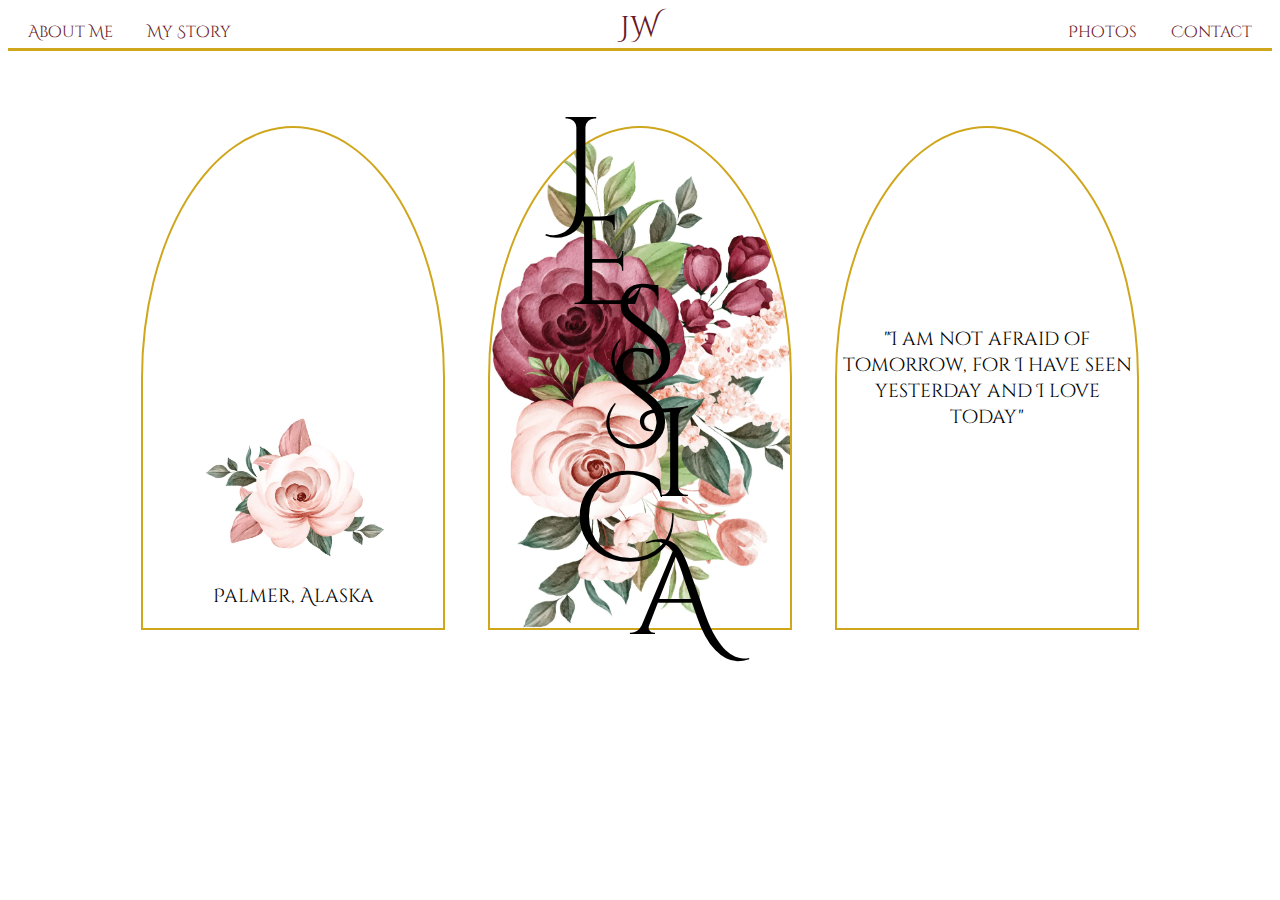
<file: index.html>
<!DOCTYPE html>
<html lang="en">

<head>
    <meta charset="UTF-8">
    <meta http-equiv="X-UA-Compatible" content="IE=edge">
    <meta name="viewport" content="width=device-width, initial-scale=1.0">
    <title>Jessica Ward</title>
    <link rel="stylesheet" href="index.css">
    <link href="https://fonts.googleapis.com/css2?family=Cinzel+Decorative&display=swap" rel="stylesheet">
</head>

<body>
    <header>
        <nav>
            <a target="_self" class="navitem" href="aboutme.html">About Me</a>
            <a target="_self" href="mystory.html">My Story</a>
        </nav>
        <p class="nameheader">JW</p>
        <nav>
            <a target="_self" class="navitem" href="photos.html">Photos</a>
            <a target="_self" class="navcontact" href="contact.html">Contact</a>
        </nav>
    </header>
    <main>

        <div class="shapeleft">
            <img src="images/singleflowerjpg.jpg" alt="flower" height="150px">
            <p class="location">Palmer, Alaska</p>
        </div>

        <div class="shapecenter">
            <p class="j">J</p>
            <p class="e">E</p>
            <p class="s">S</p>
            <p class="s2">S</p>
            <p class="i">I</p>
            <p class="c">C</p>
            <p class="a">A</p>
        </div>

        <div class="shaperight">
            <p class="quote">"I am not afraid of tomorrow, for I have seen yesterday and I love today"</p>
        </div>
    </main>



</body>





</html>
</file>
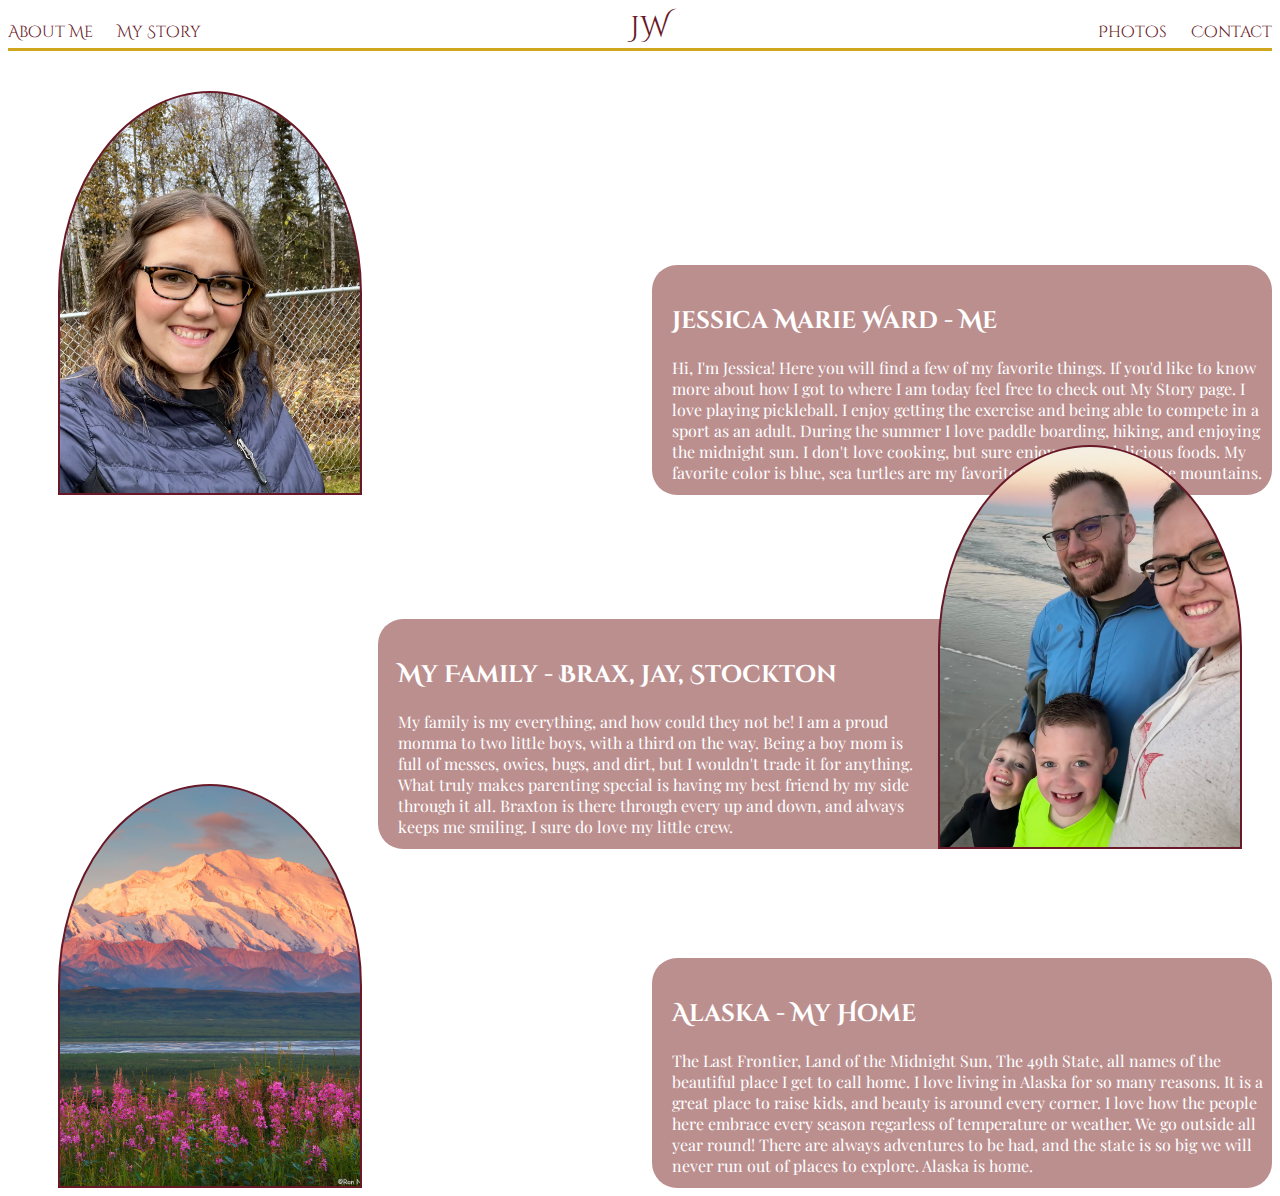
<file: aboutme.html>
<!DOCTYPE html>
<html lang="en">

<head>
    <meta charset="UTF-8">
    <meta http-equiv="X-UA-Compatible" content="IE=edge">
    <meta name="viewport" content="width=device-width, initial-scale=1.0">
    <title>About Me</title>
    <link rel="stylesheet" href="aboutme.css">
    <link href="https://fonts.googleapis.com/css2?family=Cinzel+Decorative&display=swap" rel="stylesheet">
    <link href="https://fonts.googleapis.com/css2?family=Cinzel+Decorative&family=Playfair+Display&display=swap"
        rel="stylesheet">
</head>
</head>

<body>
    <header>
        <nav>
            <a target="_self" class="navitem" href="aboutme.html">About Me</a>
            <a target="_self" href="mystory.html">My Story</a>
        </nav>
        <a href="index.html" class="nameheader">JW</a>
        <nav>
            <a target="_self" class="navitem" href="photos.html">Photos</a>
            <a target="_self" href="contact.html">Contact</a>
        </nav>
    </header>

    <main>
        <div class="shapeone"></div>
        <aside class="selfie">
            <h2>Jessica Marie Ward - Me</h2>
            <p class="font">Hi, I'm Jessica! Here you will find a few of my favorite things. If you'd
                like to know more about how I got to where I am today feel free to check out My Story page. I love
                playing pickleball. I enjoy getting the exercise
                and being able to compete in a sport as an adult. During the summer I love paddle boarding, hiking, and
                enjoying the midnight sun. I don't love cooking, but sure enjoy eating delicious foods. My favorite
                color is blue, sea turtles are my favorite animal, and I love the mountains. </p>
        </aside>
        <div class="shapetwo"></div>
        <aside class="family">
            <h2>My Family - Brax, Jay, Stockton</h2>
            <p class="font">My family is my everything, and how could they not be! I am a proud momma to two little
                boys, with a third on the way. Being a boy mom is full of messes, owies, bugs, and dirt, but I wouldn't
                trade it for anything. What truly makes parenting special is having my best friend by my side through it
                all. Braxton is there through every up and down, and always keeps me smiling. I sure do love my little
                crew. </p>
        </aside>
        <div class="shapethree"></div>
        <aside class="denali">
            <h2>Alaska - My Home</h2>
            <p class="font">The Last Frontier, Land of the Midnight Sun, The 49th State, all names of the beautiful
                place I get to call home. I love living in Alaska for so many reasons. It is a great place to raise
                kids, and beauty is around every corner. I love how the people here embrace every season regarless of
                temperature or weather. We go outside all year round! There are always adventures to be had, and the
                state is so big we will never run out of places to explore. Alaska is home.</p>

        </aside>
    </main>
</body>

</html>
</file>
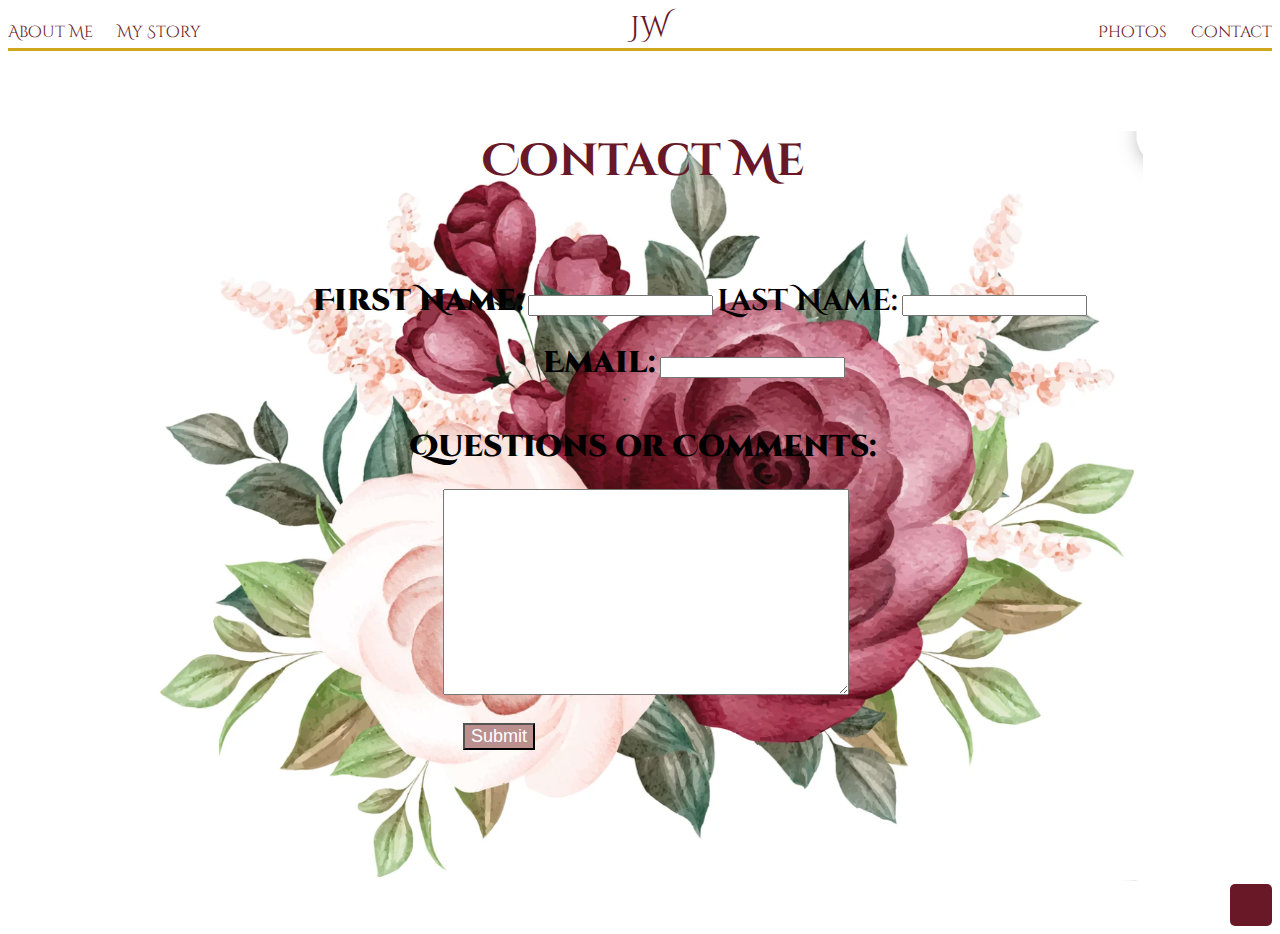
<file: contact.html>
<!DOCTYPE html>
<html lang="en">

<head>
    <meta charset="UTF-8">
    <meta http-equiv="X-UA-Compatible" content="IE=edge">
    <meta name="viewport" content="width=device-width, initial-scale=1.0">
    <title>ContactMe</title>
    <link rel="stylesheet" href="contact.css">
    <link href="https://fonts.googleapis.com/css2?family=Cinzel+Decorative&display=swap" rel="stylesheet">
    <link href="https://fonts.googleapis.com/css2?family=Cinzel+Decorative&family=Playfair+Display&display=swap"
        rel="stylesheet">
    <link rel="stylesheet" href="https://use.fontawesome.com/releases/v5.7.1/css/all.css"
        integrity="sha384-fnmOCqbTlWIlj8LyTjo7mOUStjsKC4pOpQbqyi7RrhN7udi9RwhKkMHpvLbHG9Sr" crossorigin="anonymous" />
</head>

<body>
    <header>
        <nav>
            <a target="_self" class="navitem" href="aboutme.html">About Me</a>
            <a target="_self" href="mystory.html">My Story</a>
        </nav>
        <a href="index.html" class="nameheader">JW</a>
        <nav>
            <a target="_self" class="navitem" href="photos.html">Photos</a>
            <a target="_self" href="contact.html">Contact</a>
        </nav>
    </header>
    <main>
        <h3 class="contact">Contact Me</h3>
        <br>
        <br>
        <form action="">
            <label class="first" for="firstname">First Name:</label>
            <input name="firstname" type="text">
            <label class="last" for="lastname">Last Name:</label>
            <input name="lastname" type="text">
            <br>
            <br>
            <label class="email" for="emailaddress">Email:</label>
            <input name="email" type="text">
            <br>
            <br>
            <br>

            <label class="questionbox" style="font-weight: 900" for="questions">Questions or Comments:</label>
            <br>
            <textarea class="questionarea" name="questions" id="questions" cols="30" rows="10"></textarea>
        </form>
        <form>
            <br>
            <input class="submit" style="font-size:large" type="submit" value="Submit">
        </form>

    </main>
    <footer class="footer-containerwhole">
        <div class="footer-container">
            <a href="https://www.facebook.com/jessward1227/">
                <i class="fab fa-facebook-square fa-3x "></i>
            </a>
            <a href="https://www.linkedin.com/in/jessica-ward-6988a5196">
                <i class="fab fa-linkedin fa-3x "></i>
            </a>
            <a href="https://www.instagram.com/jessward1227/">
                <div class="instagram">
                    <i class="fab fa-instagram fa-2x "></i>
                </div>
            </a>
        </div>
    </footer>
</body>

</html>
</file>
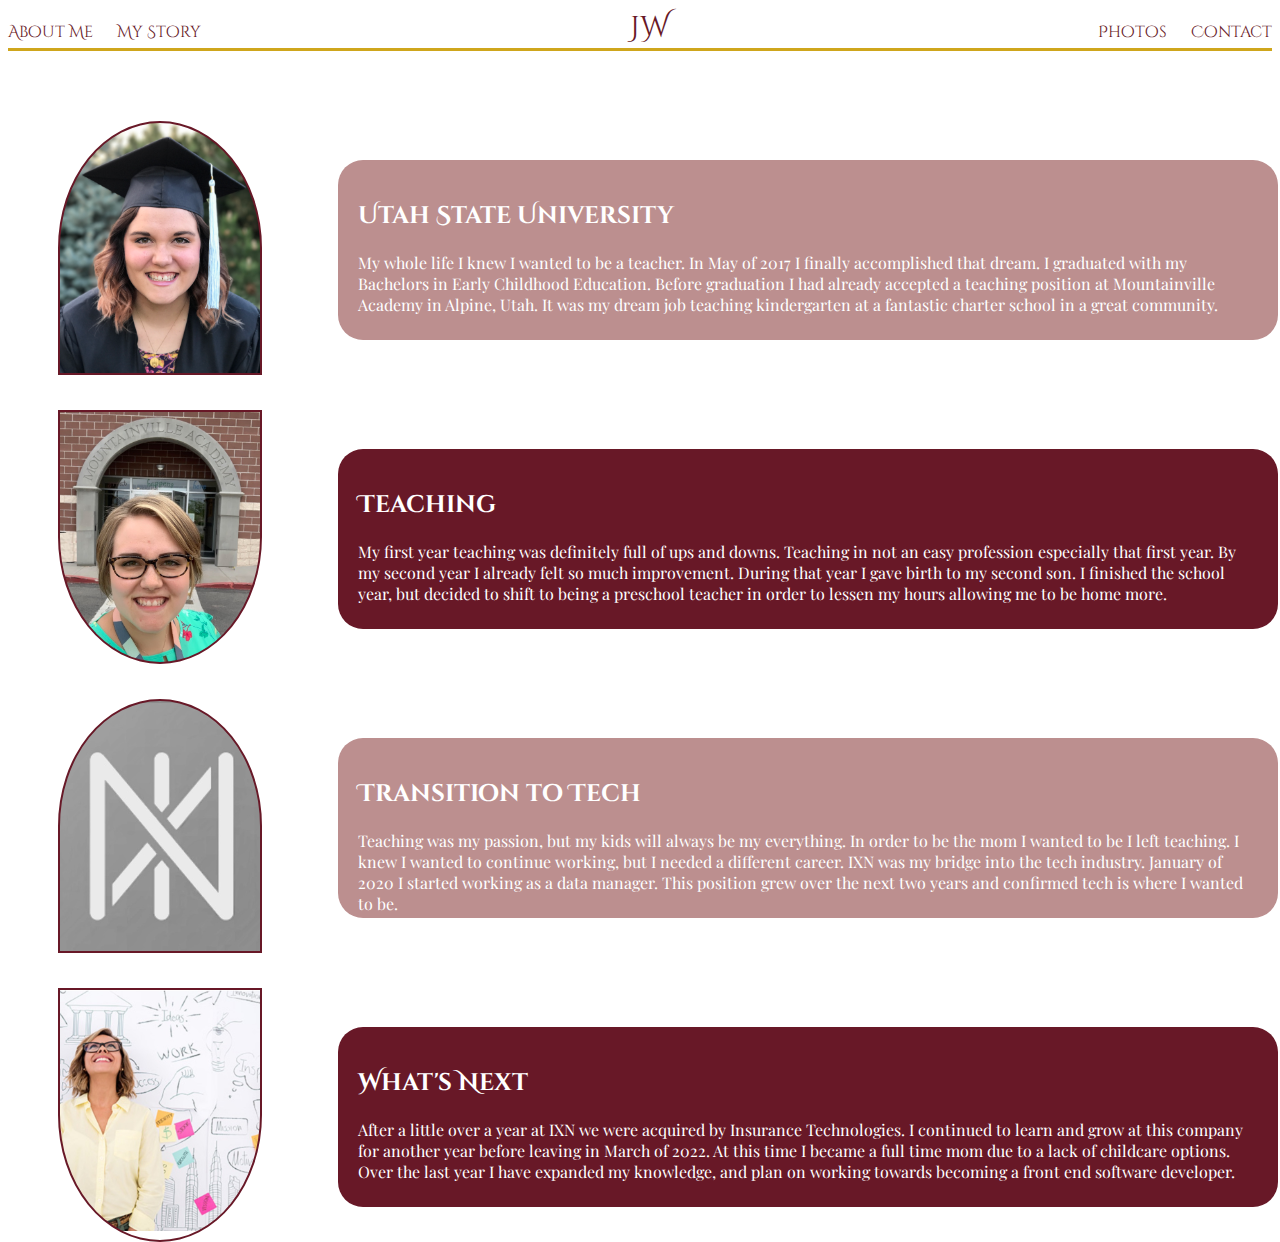
<file: mystory.html>
<!DOCTYPE html>
<html lang="en">

<head>
    <meta charset="UTF-8">
    <meta http-equiv="X-UA-Compatible" content="IE=edge">
    <meta name="viewport" content="width=device-width, initial-scale=1.0">
    <title>MyStory</title>
    <link rel="stylesheet" href="mystory.css">
    <link href="https://fonts.googleapis.com/css2?family=Cinzel+Decorative&display=swap" rel="stylesheet">
    <link href="https://fonts.googleapis.com/css2?family=Cinzel+Decorative&family=Playfair+Display&display=swap"
        rel="stylesheet">
</head>

<body>
    <header>
        <nav>
            <a target="_self" class="navitem" href="aboutme.html">About Me</a>
            <a target="_self" href="mystory.html">My Story</a>
        </nav>
        <a href="index.html" class="nameheader">JW</a>
        <nav>
            <a target="_self" class="navitem" href="photos.html">Photos</a>
            <a target="_self" href="contact.html">Contact</a>
        </nav>
    </header>

    <main>
        <div class="shapeone"></div>
        <aside class="usu">
            <h2>Utah State University</h2>
            <p class="font"> My whole life I knew I wanted to be a teacher. In
                May of 2017 I finally accomplished that dream. I graduated with my Bachelors in Early Childhood
                Education. Before
                graduation I had already accepted a teaching position at Mountainville Academy in Alpine, Utah. It was
                my dream job teaching kindergarten at a fantastic charter school in a great community.
            </p>
        </aside>
        <div class="shapetwo"></div>
        <aside class="teach">
            <h2>Teaching</h2>
            <p class="font"> My first year teaching was definitely full of ups and downs. Teaching in not an easy
                profession especially that first year. By my second year I already felt so much improvement. During that
                year I gave birth to my second son. I finished the school year, but
                decided to shift to being a preschool teacher in order to lessen my hours allowing me to be home more.
            </p>
        </aside>
        <div class="shapethree"></div>
        <aside class="ixn">
            <h2>Transition to Tech</h2>
            <p class="font">Teaching was my passion, but my kids will always be my everything. In order to be
                the mom I wanted to be I left teaching. I knew I wanted to continue working, but I needed a different
                career. IXN was my bridge into the tech industry. January of 2020 I started working as a data manager.
                This position grew over the next two years and confirmed tech is where I wanted to be.
            </p>
        </aside>
        <div class="shapefour"></div>
        <aside class="now">
            <h2>What's Next</h2>
            <p class="font"> After a little over a year at IXN we were acquired by Insurance Technologies. I
                continued to learn and grow at this company for another year before leaving in March of 2022. At this
                time I became a full time mom due to a lack of childcare options. Over the last
                year I have expanded my knowledge, and plan on working towards becoming a front end software developer.
            </p>
        </aside>

    </main>
</body>

</html>
</file>
<file: index.css>
body {
    background-color: white;
    font-family: 'Cinzel Decorative', cursive;
}

header {
    display: flex;
    justify-content: space-between;
    align-items: baseline;
    font-weight: lighter;
    border-bottom: 3px solid #cfa61c;
    margin-top: 0px;
}

.navitem {
    padding-right: 30px;
    margin-left: 20px;
}

.navcontact {
    margin-right: 20px;
}

.nameheader {
    color: #681827;
    margin-bottom: 0px;
    font-size: 30px;
    margin-top: 0px;
}

a:link,
a:visited {
    color: #681827;
    text-decoration: none;
}

a:hover {
    color: rosybrown;
}

main {
    display: flex;
    justify-content: space-evenly;
    gap: 10px;
}

.shapeleft {
    margin-top: 75px;
    display: flex;
    flex-direction: column;
    justify-content: flex-end;
    align-items: center;
    width: 300px;
    height: 500px;
    border: 2px solid #cfa61c;
    border-top-right-radius: 50%;
    border-top-left-radius: 50%;
    margin-left: 100px;
}

.location {
    font-size: larger;
    align-items: end;
}


.shapecenter {
    margin-top: 75px;
    display: flex;
    align-items: center;
    flex-direction: column;
    justify-content: flex-start;
    width: 300px;
    height: 500px;
    border: 2px solid #cfa61c;
    border-top-right-radius: 50%;
    border-top-left-radius: 50%;
    background-image: url("images/rotateflowersandfoliage.png");
    background-size: cover;
    background-position-x: -5px;
    background-position-y: 7px;
    background-repeat: no-repeat;
    font-size: 125px;
}

.j {
    margin-top: -50px;
    padding-right: 120px;
    margin-bottom: -210px;
    font-size: 140px;
}

.e {
    margin-bottom: -225px;
    padding-right: 70px;
}

.s {
    margin-bottom: -230px;
}

.s2 {
    margin-bottom: -235px;
    padding-right: 10px;
}

.i {
    margin-bottom: -230px;
    padding-left: 60px;
}

.c {
    margin-bottom: -220px;
    padding-right: 30px;
}

.a {
    margin-bottom: -150px;
    padding-left: 70px;
}

.shaperight {
    margin-top: 75px;
    display: flex;
    align-items: center;
    width: 300px;
    height: 500px;
    border: 2px solid #cfa61c;
    border-top-right-radius: 50%;
    border-top-left-radius: 50%;
    margin-right: 100px;
    font-size: larger;
    text-align: center;
    overflow-wrap: normal;
}
</file>
<file: aboutme.css>
body {
    background-color: white;
    font-family: 'Cinzel Decorative', cursive;
}

header {
    display: flex;
    justify-content: space-between;
    align-items: baseline;
    font-weight: lighter;
    border-bottom: 3px solid #cfa61c;
    margin-top: 0px;
}

.navitem {
    padding-right: 20px;
}

.nameheader {
    color: #681827;
    margin-bottom: 0px;
    font-size: 30px;
    margin-top: 0px;
}

a:link,
a:visited {
    color: #681827;
    text-decoration: none;
}

a:hover {
    color: rosybrown;
}

.shapeone {
    margin-top: 40px;
    display: flex;
    justify-content: center;
    align-items: end;
    width: 300px;
    height: 400px;
    border: 2px solid #681827;
    border-top-right-radius: 50%;
    border-top-left-radius: 50%;
    margin-left: 50px;
    background-image: url("images/headshotcopy.jpg");
    background-size: contain;
}

.selfie {
    background-color: rosybrown;
    color: white;
    width: 600px;
    height: 150px;
    justify-self: right;
    padding-left: 20px;
    padding-bottom: 60px;
    padding-top: 20px;
    margin-top: -230px;
    margin-left: 330px;
    border-radius: 25px;
}

.shapetwo {
    margin-top: -50px;
    display: flex;
    justify-content: center;
    align-items: end;
    width: 300px;
    height: 400px;
    border: 2px solid #681827;
    border-top-right-radius: 50%;
    border-top-left-radius: 50%;
    margin-left: 930px;
    background-image: url("images/family.jpg");
    background-size: cover;
    transform: scaleX(-1);
}

.family {
    background-color: rosybrown;
    color: white;
    width: 530px;
    height: 150px;
    padding-left: 20px;
    padding-bottom: 60px;
    padding-top: 20px;
    margin-top: -230px;
    margin-left: 370px;
    border-radius: 25px;
    padding-right: 40px;
}

.shapethree {
    margin-top: -65px;
    display: flex;
    justify-content: center;
    align-items: end;
    width: 300px;
    height: 400px;
    border: 2px solid #681827;
    border-top-right-radius: 50%;
    border-top-left-radius: 50%;
    margin-left: 50px;
    background-image: url("images/denali.jpeg");
    background-size: cover;
    background-position-x: -180px;
}

.denali {
    background-color: rosybrown;
    color: white;
    width: 600px;
    height: 150px;
    justify-self: right;
    padding-left: 20px;
    padding-bottom: 60px;
    padding-top: 20px;
    margin-top: -230px;
    margin-left: 330px;
    border-radius: 25px;
}

.font {
    font-family: 'Playfair Display', serif;
}
</file>
<file: contact.css>
body {
    background-color: white;
    font-family: 'Cinzel Decorative', cursive;
}

header {
    display: flex;
    justify-content: space-between;
    align-items: baseline;
    font-weight: lighter;
    border-bottom: 3px solid #cfa61c;
    margin-top: 0px;
}

.navitem {
    padding-right: 20px;
}

.nameheader {
    color: #681827;
    margin-bottom: 0px;
    font-size: 30px;
    margin-top: 0px;
}

a:link,
a:visited {
    color: #681827;
    text-decoration: none;
}

a:hover {
    color: rosybrown;
}

main {
    color: #681827;
    background-image: url("images/twoflowers.png");
    background-size: contain;
    height: 750px;
    width: 1000px;
    margin-left: 135px;
}

.contact {
    font-size: 45px;
    display: flex;
    justify-content: center;
    margin-top: 80px;
}

.first {
    color: black;
    font-size: 30px;
    font-weight: 900;
    margin-left: 170px;
}

.last {
    color: black;
    font-size: 30px;
    font-weight: 900;
    font-weight: bolder;
}

.email {
    color: black;
    font-size: 30px;
    font-weight: 900;
    margin-left: 400px;
}

.questionbox {
    color: black;
    font-size: 30px;
    font-weight: 900;
    display: flex;
    justify-content: center;
    font-weight: bolder;
}

.questionarea {
    margin-left: 300px;
    height: 200px;
    width: 400px;
}

.submit {
    background-color: rosybrown;
    margin-left: 320px;
    color: white;
}

.footer-container {
    display: flex;
    justify-content: flex-end;
    gap: 15px;
}

.instagram {
    display: flex;
    justify-content: center;
    align-items: center;
    color: white;
    height: 42px;
    width: 42px;
    border-radius: 5px;
    background: #681827;
    margin-top: 3px;
}

.instagram:hover {
    background-color: rosybrown;
}
</file>
<file: mystory.css>
body {
    background-color: white;
    font-family: 'Cinzel Decorative', cursive;
}

header {
    display: flex;
    justify-content: space-between;
    align-items: baseline;
    font-weight: lighter;
    border-bottom: 3px solid #cfa61c;
    margin-top: 0px;
}

.navitem {
    padding-right: 20px;
}

.nameheader {
    color: #681827;
    margin-bottom: 0px;
    font-size: 30px;
    margin-top: 0px;
}

a:link,
a:visited {
    color: #681827;
    text-decoration: none;
}

a:hover {
    color: rosybrown;
}

.shapeone {
    margin-top: 70px;
    display: flex;
    justify-content: center;
    align-items: end;
    width: 200px;
    height: 250px;
    border: 2px solid #681827;
    border-top-right-radius: 50%;
    border-top-left-radius: 50%;
    margin-left: 50px;
    background-image: url("images/graduation.jpg");
    background-size: cover;
    background-position-x: -79px;
}

.shapetwo {
    margin-top: 70px;
    display: flex;
    justify-content: center;
    align-items: end;
    width: 200px;
    height: 250px;
    border: 2px solid #681827;
    border-bottom-right-radius: 50%;
    border-bottom-left-radius: 50%;
    margin-left: 50px;
    background-image: url("images/teaching.jpg");
    background-size: cover;
}

.shapethree {
    margin-top: 70px;
    display: flex;
    justify-content: center;
    align-items: end;
    width: 200px;
    height: 250px;
    border: 2px solid #681827;
    border-top-right-radius: 50%;
    border-top-left-radius: 50%;
    margin-left: 50px;
    background-image: url("images/ixn.jpg");
    background-size: cover;
    background-position-x: -32px;
    background-position-y: 2px;
}

.shapefour {
    margin-top: 70px;
    display: flex;
    justify-content: center;
    align-items: end;
    width: 200px;
    height: 250px;
    border: 2px solid #681827;
    border-bottom-right-radius: 50%;
    border-bottom-left-radius: 50%;
    margin-left: 50px;
    background-image: url("images/whatnext.jpg");
    background-size: cover;
    background-position-y: -9px;
    background-position-x: -170px;

}

.usu {
    background-color: rosybrown;
    color: white;
    width: 900px;
    height: 100px;
    padding-right: 20px;
    padding-left: 20px;
    padding-bottom: 60px;
    padding-top: 20px;
    margin-top: -215px;
    margin-left: 330px;
    border-radius: 25px;
}

.teach {
    background-color: #681827;
    color: white;
    width: 900px;
    height: 100px;
    padding-right: 20px;
    padding-left: 20px;
    padding-bottom: 60px;
    padding-top: 20px;
    margin-top: -215px;
    margin-left: 330px;
    border-radius: 25px;
}

.ixn {
    background-color: rosybrown;
    color: white;
    width: 900px;
    height: 100px;
    padding-right: 20px;
    padding-left: 20px;
    padding-bottom: 60px;
    padding-top: 20px;
    margin-top: -215px;
    margin-left: 330px;
    border-radius: 25px;
}

.now {
    background-color: #681827;
    color: white;
    width: 900px;
    height: 100px;
    padding-right: 20px;
    padding-left: 20px;
    padding-bottom: 60px;
    padding-top: 20px;
    margin-top: -215px;
    margin-left: 330px;
    border-radius: 25px;

}

.font {
    font-family: 'Playfair Display', serif;
}
</file>
